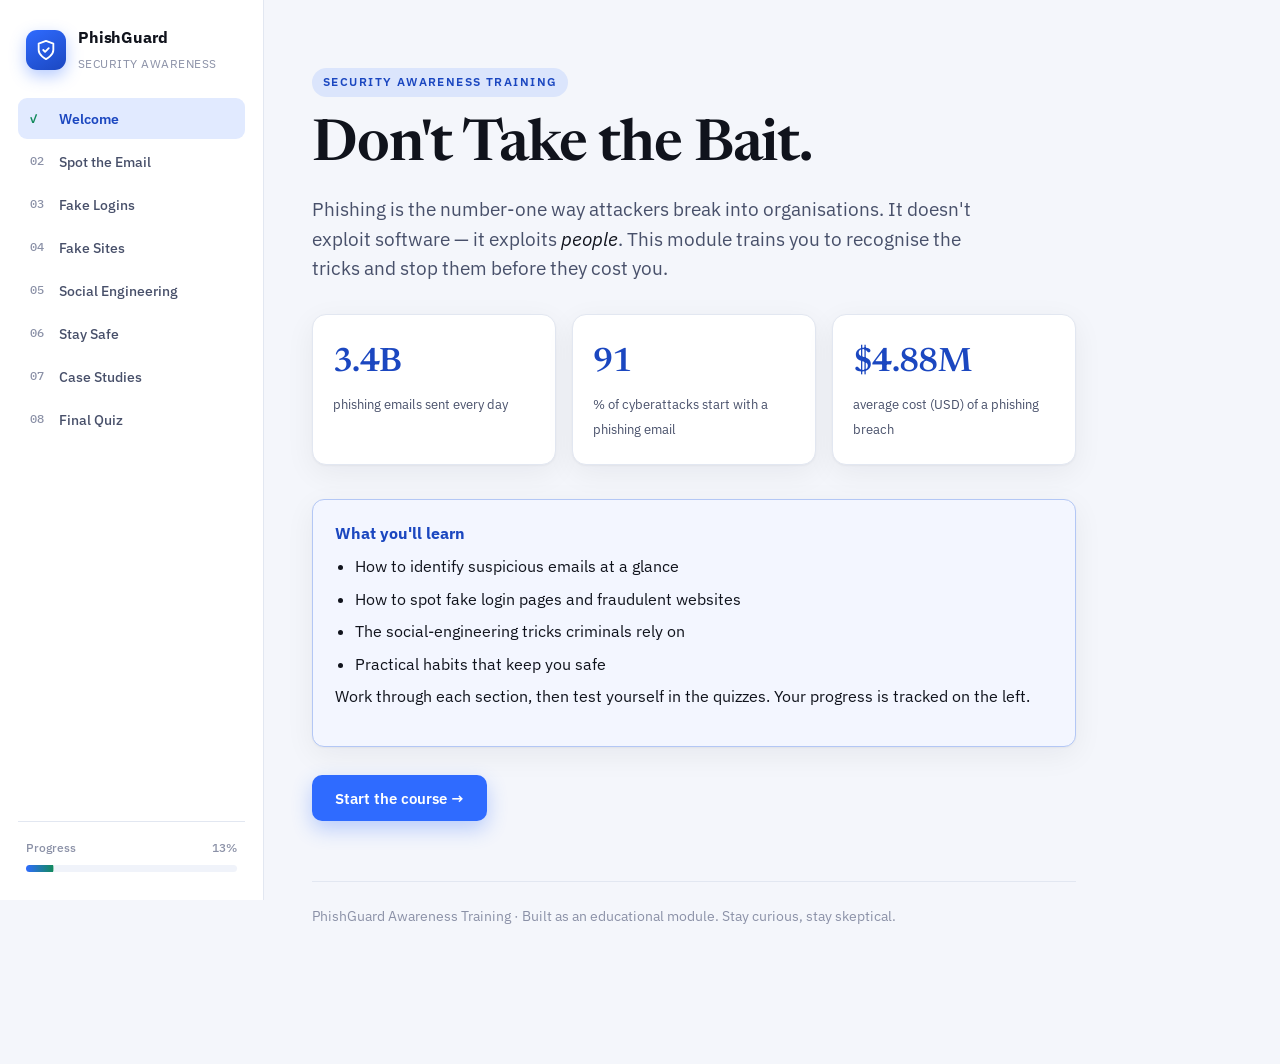
<file: phishing-awareness-program/index.html>
<!DOCTYPE html>
<html lang="en">
<head>
  <meta charset="UTF-8" />
  <meta name="viewport" content="width=device-width, initial-scale=1.0" />
  <title>Phishing Awareness Training</title>
  <meta name="description" content="An interactive training module that teaches how to spot and avoid phishing attacks." />
  <link rel="preconnect" href="https://fonts.googleapis.com" />
  <link rel="preconnect" href="https://fonts.gstatic.com" crossorigin />
  <link href="https://fonts.googleapis.com/css2?family=IBM+Plex+Sans:wght@400;500;600;700&family=IBM+Plex+Mono:wght@400;500;600&family=Newsreader:opsz,wght@6..72,500;6..72,600&display=swap" rel="stylesheet" />
  <link rel="stylesheet" href="css/styles.css" />
</head>
<body>
  <!-- ===================== SIDEBAR ===================== -->
  <aside class="sidebar" id="sidebar">
    <div class="brand">
      <span class="brand__mark" aria-hidden="true">
        <svg viewBox="0 0 24 24" width="22" height="22" fill="none" stroke="currentColor" stroke-width="2" stroke-linecap="round" stroke-linejoin="round">
          <path d="M12 22s8-4 8-10V5l-8-3-8 3v7c0 6 8 10 8 10z"/>
          <path d="m9 12 2 2 4-4"/>
        </svg>
      </span>
      <div>
        <strong>PhishGuard</strong>
        <small>Security Awareness</small>
      </div>
    </div>

    <nav class="nav" id="nav" aria-label="Course sections"></nav>

    <div class="sidebar__progress">
      <div class="progress-label">
        <span>Progress</span>
        <span id="progressPct">0%</span>
      </div>
      <div class="progress-track"><div class="progress-fill" id="progressFill"></div></div>
    </div>
  </aside>

  <button class="menu-toggle" id="menuToggle" aria-label="Toggle menu">☰</button>

  <!-- ===================== MAIN ===================== -->
  <main class="content" id="content">

    <!-- 1. WELCOME -->
    <section class="section" id="welcome" data-title="Welcome">
      <span class="eyebrow">Security Awareness Training</span>
      <h1>Don't Take the Bait.</h1>
      <p class="lead">
        Phishing is the number-one way attackers break into organisations. It doesn't
        exploit software — it exploits <em>people</em>. This module trains you to
        recognise the tricks and stop them before they cost you.
      </p>

      <div class="stat-grid">
        <div class="stat">
          <span class="stat__num" data-count="3400000000">0</span>
          <span class="stat__label">phishing emails sent every day</span>
        </div>
        <div class="stat">
          <span class="stat__num" data-count="91">0</span>
          <span class="stat__label">% of cyberattacks start with a phishing email</span>
        </div>
        <div class="stat">
          <span class="stat__num" data-count="4880000">0</span>
          <span class="stat__label">average cost (USD) of a phishing breach</span>
        </div>
      </div>

      <div class="callout callout--info">
        <strong>What you'll learn</strong>
        <ul>
          <li>How to identify suspicious emails at a glance</li>
          <li>How to spot fake login pages and fraudulent websites</li>
          <li>The social-engineering tricks criminals rely on</li>
          <li>Practical habits that keep you safe</li>
        </ul>
        <p>Work through each section, then test yourself in the quizzes. Your progress is tracked on the left.</p>
      </div>

      <button class="btn btn--primary" data-goto="email">Start the course →</button>
    </section>

    <!-- 2. SUSPICIOUS EMAILS -->
    <section class="section" id="email" data-title="Spot the Email">
      <span class="eyebrow">Your Inbox</span>
      <h2>Anatomy of a Phishing Email</h2>
      <p class="lead">Most phishing starts in your inbox. Click the <span class="hot-hint">glowing red flags</span> in the email below to learn what gives it away.</p>

      <div class="email-demo">
        <div class="email-demo__toolbar">
          <span class="dot dot--red"></span><span class="dot dot--amber"></span><span class="dot dot--green"></span>
          <span class="email-demo__title">Inbox — 1 new message</span>
        </div>
        <div class="email-demo__body">
          <div class="email-row">
            <span class="email-key">From:</span>
            <span class="email-val">
              PayPal Service
              <button class="flag" data-flag="sender">&lt;secure@paypa1-support.com&gt;</button>
            </span>
          </div>
          <div class="email-row">
            <span class="email-key">To:</span>
            <span class="email-val">
              <button class="flag" data-flag="recipient">undisclosed-recipients</button>
            </span>
          </div>
          <div class="email-row">
            <span class="email-key">Subject:</span>
            <span class="email-val">
              <button class="flag" data-flag="subject">⚠ URGENT: Your account has been LIMITED</button>
            </span>
          </div>
          <hr />
          <p><button class="flag" data-flag="greeting">Dear Valued Customer,</button></p>
          <p>
            We detected <button class="flag" data-flag="pretext">unusual activity</button> on your account.
            Your access has been temporarily limited. You must verify your identity
            <button class="flag" data-flag="urgency">within 24 hours</button> or your account will be permanently closed.
          </p>
          <p>
            <button class="flag flag--btn" data-flag="link">Verify My Account Now</button>
          </p>
          <p><button class="flag" data-flag="grammar">Failure to do so will results in permanent suspension of you're account.</button></p>
          <p>
            <button class="flag" data-flag="attachment">📎 Account_Statement.html (12 KB)</button>
          </p>
          <p class="email-signoff">Sincerely,<br />The PayPal Security Team</p>
        </div>
      </div>

      <div class="flag-tally">
        <span id="flagCount">0</span> of <span id="flagTotal">9</span> red flags found
      </div>

      <div class="callout callout--warn">
        <strong>The 9 universal red flags</strong>
        <ul class="checklist" id="flagChecklist"></ul>
      </div>
    </section>

    <!-- 3. FAKE LOGIN PAGES -->
    <section class="section" id="login" data-title="Fake Logins">
      <span class="eyebrow">Login Pages</span>
      <h2>Real Page or Fake Login?</h2>
      <p class="lead">A phishing link usually leads to a pixel-perfect copy of a login page. The design is fake-proof — but the <strong>address bar</strong> never lies. Inspect both:</p>

      <div class="compare">
        <div class="compare__card">
          <div class="browserbar browserbar--safe">
            <span class="lock">🔒</span>
            <span class="url"><b>https://</b>accounts.google.com/signin</span>
          </div>
          <div class="fakepage">
            <div class="fakepage__logo">G</div>
            <h4>Sign in</h4>
            <input type="text" placeholder="Email or phone" readonly />
            <button class="fakepage__btn">Next</button>
          </div>
          <div class="verdict verdict--safe">✓ Genuine — correct domain, valid certificate</div>
        </div>

        <div class="compare__card">
          <div class="browserbar browserbar--danger">
            <span class="lock">🔒</span>
            <span class="url"><b>https://</b>accounts.google.com<mark>.verify-login.ru</mark>/signin</span>
          </div>
          <div class="fakepage">
            <div class="fakepage__logo">G</div>
            <h4>Sign in</h4>
            <input type="text" placeholder="Email or phone" readonly />
            <button class="fakepage__btn">Next</button>
          </div>
          <div class="verdict verdict--danger">✗ Fake — the <em>real</em> domain is <code>verify-login.ru</code></div>
        </div>
      </div>

      <div class="callout callout--info">
        <strong>How to read a URL like a pro</strong>
        <p>Read the domain <b>right-to-left</b> from the first single slash. The true owner is the last two labels before that slash:</p>
        <p class="url-anatomy">
          https://accounts.google.com.<span class="url-real">verify-login.ru</span>/signin
        </p>
        <ul>
          <li>🔒 <strong>HTTPS / the padlock means nothing.</strong> Anyone can get a free certificate — it proves the connection is encrypted, not that the site is honest.</li>
          <li>Hover over links before clicking to preview the real destination.</li>
          <li>Type important addresses yourself or use a bookmark — never trust an emailed link.</li>
          <li>A password manager won't autofill on a look-alike domain. If it doesn't offer to fill, that's a warning.</li>
        </ul>
      </div>
    </section>

    <!-- 4. FRAUDULENT WEBSITES -->
    <section class="section" id="websites" data-title="Fake Sites">
      <span class="eyebrow">Fake Websites</span>
      <h2>Fraudulent Websites &amp; Look-alike Domains</h2>
      <p class="lead">Attackers register domains that <em>look</em> right at a glance. Can you tell the trap from the real thing?</p>

      <div class="domain-game" id="domainGame"></div>

      <div class="callout callout--warn">
        <strong>Common domain tricks</strong>
        <ul>
          <li><b>Typosquatting</b> — <code>arnazon.com</code>, <code>gooogle.com</code>, <code>micros0ft.com</code></li>
          <li><b>Homoglyphs</b> — swapping letters for look-alikes: <code>paypaI.com</code> (capital i), or Cyrillic characters that render identically to Latin ones.</li>
          <li><b>Subdomain deception</b> — <code>apple.com.secure-billing.net</code> (owner is <code>secure-billing.net</code>).</li>
          <li><b>Extra words &amp; hyphens</b> — <code>netflix-account-update.com</code>, <code>secure-paypal-login.com</code>.</li>
          <li><b>Wrong TLD</b> — <code>yourbank.co</code> instead of <code>.com</code>, or unusual endings like <code>.zip</code>, <code>.tk</code>.</li>
        </ul>
      </div>
    </section>

    <!-- 5. SOCIAL ENGINEERING -->
    <section class="section" id="social" data-title="Social Engineering">
      <span class="eyebrow">The Human Factor</span>
      <h2>The Psychology of the Con</h2>
      <p class="lead">Phishing works because it hijacks normal human instincts. These are the six levers criminals pull — click each to learn the play and the defence.</p>

      <div class="tactics" id="tactics"></div>

      <div class="callout callout--info">
        <strong>The golden rule</strong>
        <p>Any message that creates <em>pressure to act quickly</em> and <em>discourages you from checking</em> deserves suspicion — no matter who it appears to be from. Slow down. Verify through a channel you trust.</p>
      </div>
    </section>

    <!-- 6. SECURITY TIPS -->
    <section class="section" id="tips" data-title="Stay Safe">
      <span class="eyebrow">Daily Habits</span>
      <h2>Your Everyday Defence Kit</h2>
      <p class="lead">Simple habits that stop the vast majority of phishing. Tick them off as you commit to each.</p>

      <ul class="tips-list" id="tipsList"></ul>

      <div class="callout callout--danger">
        <strong>If you think you've been phished</strong>
        <ol>
          <li><b>Don't panic, act fast.</b> Disconnect from the network if malware may have run.</li>
          <li><b>Change your password</b> immediately — from a different, trusted device — and any account that shared it.</li>
          <li><b>Enable / re-check MFA</b> on the affected account.</li>
          <li><b>Report it</b> to your IT / security team right away. Reporting quickly limits the damage — you will not be blamed for reporting.</li>
          <li><b>Watch for follow-ups</b> — attackers often use one compromised account to target others.</li>
        </ol>
      </div>
    </section>

    <!-- 7. CASE STUDIES -->
    <section class="section" id="cases" data-title="Case Studies">
      <span class="eyebrow">Real Breaches</span>
      <h2>It Happens to Everyone</h2>
      <p class="lead">Real breaches that started with a single phishing message — including some of the biggest names in tech.</p>

      <div class="cases" id="cases"></div>
    </section>

    <!-- 8. QUIZ -->
    <section class="section" id="quiz" data-title="Final Quiz">
      <span class="eyebrow">Knowledge Check</span>
      <h2>Test Yourself</h2>
      <p class="lead">Ten questions covering everything above. You need <strong>8/10</strong> to pass. Good luck!</p>

      <div class="quiz" id="quiz"></div>
    </section>

    <footer class="footer">
      <p>PhishGuard Awareness Training · Built as an educational module. Stay curious, stay skeptical.</p>
    </footer>
  </main>

  <script src="js/content.js"></script>
  <script src="js/quiz.js"></script>
  <script src="js/app.js"></script>
</body>
</html>
</file>
<file: phishing-awareness-program/css/styles.css>
/* ============================================================
   PhishGuard — Phishing Awareness Training
   Vanilla CSS. Light + dark aware. Self-contained.
   ============================================================ */

:root {
  --bg: #f4f6fb;
  --surface: #ffffff;
  --surface-2: #f0f3fa;
  --ink: #10131c;
  --ink-soft: #48506a;
  --ink-faint: #8b91a7;
  --line: #e2e7f1;
  --brand: #2f6bff;
  --brand-ink: #1b47c0;
  --safe: #128a5b;
  --safe-bg: #e4f6ee;
  --warn: #b7791f;
  --warn-bg: #fdf3e2;
  --danger: #d63a4a;
  --danger-bg: #fdeaec;
  --shadow: 0 1px 2px rgba(16, 19, 28, .04), 0 8px 30px rgba(16, 19, 28, .06);
  --radius: 14px;
  --sidebar-w: 264px;
  --font-sans: "IBM Plex Sans", system-ui, sans-serif;
  --font-serif: "Newsreader", Georgia, serif;
  --font-mono: "IBM Plex Mono", ui-monospace, monospace;
}

@media (prefers-color-scheme: dark) {
  :root {
    --bg: #0b0e16;
    --surface: #141924;
    --surface-2: #1b2130;
    --ink: #eef1f8;
    --ink-soft: #aeb6cc;
    --ink-faint: #737b93;
    --line: #262d3d;
    --brand: #5b8bff;
    --brand-ink: #8fb0ff;
    --safe: #3ecf8e;
    --safe-bg: #10251d;
    --warn: #e0a94a;
    --warn-bg: #2a2114;
    --danger: #ff6b7a;
    --danger-bg: #2a1518;
    --shadow: 0 1px 2px rgba(0,0,0,.3), 0 12px 40px rgba(0,0,0,.35);
  }
}

* { box-sizing: border-box; }

html { scroll-behavior: smooth; }

body {
  margin: 0;
  font-family: var(--font-sans);
  background: var(--bg);
  color: var(--ink);
  line-height: 1.6;
  -webkit-font-smoothing: antialiased;
}

/* ---------- Sidebar ---------- */
.sidebar {
  position: fixed;
  inset: 0 auto 0 0;
  width: var(--sidebar-w);
  background: var(--surface);
  border-right: 1px solid var(--line);
  display: flex;
  flex-direction: column;
  padding: 24px 18px;
  z-index: 30;
  transition: transform .3s ease;
}

.brand {
  display: flex;
  align-items: center;
  gap: 12px;
  padding: 0 8px 22px;
}
.brand__mark {
  display: grid;
  place-items: center;
  width: 40px; height: 40px;
  border-radius: 11px;
  color: #fff;
  background: linear-gradient(150deg, var(--brand), var(--brand-ink));
  box-shadow: 0 6px 16px rgba(47, 107, 255, .35);
  flex: none;
}
.brand strong { display: block; font-size: 1.02rem; letter-spacing: -.01em; }
.brand small { color: var(--ink-faint); font-size: .74rem; letter-spacing: .04em; text-transform: uppercase; }

.nav { display: flex; flex-direction: column; gap: 2px; flex: 1; overflow-y: auto; }
.nav a {
  display: flex;
  align-items: center;
  gap: 11px;
  padding: 9px 12px;
  border-radius: 9px;
  color: var(--ink-soft);
  text-decoration: none;
  font-size: .9rem;
  font-weight: 500;
  transition: background .15s, color .15s;
}
.nav a:hover { background: var(--surface-2); color: var(--ink); }
.nav a.active { background: color-mix(in srgb, var(--brand) 14%, transparent); color: var(--brand-ink); font-weight: 600; }
.nav a .num {
  font-family: var(--font-mono);
  font-size: .72rem;
  color: var(--ink-faint);
  width: 18px; flex: none;
}
.nav a.active .num { color: var(--brand); }
.nav a.done .num::after { content: "✓"; color: var(--safe); }
.nav a.done .num span { display: none; }

.sidebar__progress { padding: 16px 8px 4px; border-top: 1px solid var(--line); margin-top: 12px; }
.progress-label { display: flex; justify-content: space-between; font-size: .76rem; color: var(--ink-faint); margin-bottom: 8px; font-weight: 500; }
.progress-track { height: 7px; background: var(--surface-2); border-radius: 99px; overflow: hidden; }
.progress-fill {
  height: 100%; width: 100%;
  transform: scaleX(0); transform-origin: left center;
  background: linear-gradient(90deg, var(--brand), var(--safe));
  border-radius: 99px;
  transition: transform .5s cubic-bezier(.4,0,.2,1);
}

.menu-toggle {
  position: fixed; top: 16px; left: 16px; z-index: 40;
  display: none;
  width: 44px; height: 44px;
  border: 1px solid var(--line);
  background: var(--surface);
  color: var(--ink);
  border-radius: 11px;
  font-size: 1.2rem;
  cursor: pointer;
  box-shadow: var(--shadow);
}

/* ---------- Content ---------- */
.content {
  margin-left: var(--sidebar-w);
  max-width: 860px;
  padding: 68px 48px 120px;
}

.section { display: none; animation: fade .4s ease; }
.section.active { display: block; }
@keyframes fade { from { opacity: 0; transform: translateY(8px); } to { opacity: 1; transform: none; } }

.eyebrow {
  display: inline-block;
  font-size: .74rem;
  font-weight: 600;
  letter-spacing: .12em;
  text-transform: uppercase;
  color: var(--brand-ink);
  background: color-mix(in srgb, var(--brand) 12%, transparent);
  padding: 5px 11px;
  border-radius: 99px;
  margin-bottom: 20px;
}

h1 {
  font-family: var(--font-serif);
  font-size: clamp(2.4rem, 6vw, 3.6rem);
  line-height: 1.04;
  letter-spacing: -.02em;
  margin: 0 0 18px;
  font-weight: 600;
}
h2 {
  font-family: var(--font-serif);
  font-size: clamp(1.8rem, 4vw, 2.5rem);
  line-height: 1.1;
  letter-spacing: -.015em;
  margin: 0 0 16px;
  font-weight: 600;
}
h3 { font-size: 1.25rem; margin: 0 0 10px; letter-spacing: -.01em; }
h4 { font-size: 1.02rem; margin: 0 0 8px; }

.lead { font-size: 1.16rem; color: var(--ink-soft); max-width: 62ch; margin: 0 0 30px; }
p { margin: 0 0 16px; }
em { font-style: italic; color: var(--ink); }
code {
  font-family: var(--font-mono);
  font-size: .86em;
  background: var(--surface-2);
  padding: 2px 6px;
  border-radius: 6px;
  color: var(--brand-ink);
}
mark { background: var(--danger-bg); color: var(--danger); padding: 0 3px; border-radius: 4px; font-weight: 600; }
.hot-hint { color: var(--danger); font-weight: 600; }

/* ---------- Buttons ---------- */
.btn {
  font-family: inherit;
  font-size: .95rem;
  font-weight: 600;
  padding: 12px 22px;
  border-radius: 10px;
  border: 1px solid transparent;
  cursor: pointer;
  transition: transform .12s, box-shadow .2s, background .2s;
}
.btn--primary { background: var(--brand); color: #fff; box-shadow: 0 8px 20px rgba(47,107,255,.3); }
.btn--primary:hover { transform: translateY(-2px); box-shadow: 0 12px 26px rgba(47,107,255,.42); }
.btn--ghost { background: var(--surface); border-color: var(--line); color: var(--ink); }
.btn--ghost:hover { background: var(--surface-2); }

/* ---------- Stats ---------- */
.stat-grid { display: grid; grid-template-columns: repeat(3, 1fr); gap: 16px; margin: 8px 0 34px; }
.stat {
  background: var(--surface);
  border: 1px solid var(--line);
  border-radius: var(--radius);
  padding: 22px 20px;
  box-shadow: var(--shadow);
}
.stat__num { display: block; font-family: var(--font-serif); font-size: 2.1rem; font-weight: 600; letter-spacing: -.02em; color: var(--brand-ink); }
.stat__label { font-size: .82rem; color: var(--ink-soft); line-height: 1.4; }

/* ---------- Callouts ---------- */
.callout {
  border: 1px solid var(--line);
  border-radius: 12px;
  padding: 20px 22px;
  margin: 28px 0;
  background: var(--surface);
  box-shadow: var(--shadow);
}
.callout strong { display: block; margin-bottom: 8px; font-size: 1.02rem; }
.callout ul, .callout ol { margin: 8px 0 0; padding-left: 20px; }
.callout li { margin-bottom: 7px; }
/* Colour-coded by tint + heading colour, no side-tab bar. */
.callout--info { background: color-mix(in srgb, var(--brand) 6%, var(--surface)); border-color: color-mix(in srgb, var(--brand) 26%, var(--line)); }
.callout--info strong { color: var(--brand-ink); }
.callout--warn { background: color-mix(in srgb, var(--warn-bg) 60%, var(--surface)); border-color: color-mix(in srgb, var(--warn) 28%, var(--line)); }
.callout--warn strong { color: var(--warn); }
.callout--danger { background: color-mix(in srgb, var(--danger-bg) 50%, var(--surface)); border-color: color-mix(in srgb, var(--danger) 30%, var(--line)); }
.callout--danger strong { color: var(--danger); }

.checklist { list-style: none; padding-left: 0 !important; }
.checklist li { padding-left: 26px; position: relative; }
.checklist li::before { content: "🚩"; position: absolute; left: 0; }

/* ---------- Email demo ---------- */
.email-demo {
  border: 1px solid var(--line);
  border-radius: var(--radius);
  overflow: hidden;
  box-shadow: var(--shadow);
  margin: 26px 0 12px;
  background: var(--surface);
}
.email-demo__toolbar {
  display: flex; align-items: center; gap: 7px;
  padding: 11px 16px;
  background: var(--surface-2);
  border-bottom: 1px solid var(--line);
}
.dot { width: 11px; height: 11px; border-radius: 50%; }
.dot--red { background: #ff5f57; } .dot--amber { background: #febc2e; } .dot--green { background: #28c840; }
.email-demo__title { margin-left: 10px; font-size: .82rem; color: var(--ink-faint); }
.email-demo__body { padding: 22px 24px; font-size: .95rem; }
.email-demo__body hr { border: none; border-top: 1px solid var(--line); margin: 14px 0; }
.email-row { display: flex; gap: 10px; margin-bottom: 6px; }
.email-key { color: var(--ink-faint); min-width: 62px; font-size: .85rem; padding-top: 2px; }
.email-signoff { color: var(--ink-soft); margin-top: 18px; }

.flag {
  font: inherit;
  border: none;
  background: color-mix(in srgb, var(--danger) 12%, transparent);
  color: inherit;
  cursor: pointer;
  border-radius: 5px;
  padding: 1px 5px;
  position: relative;
  box-shadow: 0 0 0 0 rgba(214,58,74,.5);
  animation: flagpulse 2.4s ease-in-out infinite;
  transition: background .2s;
}
.flag:hover { background: color-mix(in srgb, var(--danger) 24%, transparent); }
.flag.found { animation: none; background: var(--safe-bg); color: var(--safe); box-shadow: none; text-decoration: line-through; }
.flag--btn {
  display: inline-block;
  background: var(--brand);
  color: #fff;
  padding: 9px 18px;
  border-radius: 8px;
  animation: flagpulse 2.4s ease-in-out infinite;
}
.flag--btn.found { background: var(--safe-bg); color: var(--safe); }
@keyframes flagpulse {
  0%, 100% { box-shadow: 0 0 0 0 rgba(214,58,74,.45); }
  50% { box-shadow: 0 0 0 5px rgba(214,58,74,0); }
}
@media (prefers-reduced-motion: reduce) {
  .flag, .flag--btn { animation: none; }
  html { scroll-behavior: auto; }
}

.flag-tally {
  text-align: center;
  font-size: .9rem;
  color: var(--ink-soft);
  font-weight: 600;
  margin: 4px 0 10px;
}
.flag-tally span { color: var(--brand-ink); }

/* ---------- Compare (fake login) ---------- */
.compare { display: grid; grid-template-columns: 1fr 1fr; gap: 18px; margin: 26px 0; }
.compare__card { border: 1px solid var(--line); border-radius: var(--radius); overflow: hidden; background: var(--surface); box-shadow: var(--shadow); }
.browserbar {
  display: flex; align-items: center; gap: 8px;
  padding: 9px 12px;
  font-family: var(--font-mono);
  font-size: .78rem;
  border-bottom: 1px solid var(--line);
  overflow-x: auto;
  white-space: nowrap;
}
.browserbar .url b { color: var(--ink-faint); font-weight: 400; }
.browserbar--safe { background: var(--safe-bg); color: var(--safe); }
.browserbar--danger { background: var(--danger-bg); color: var(--danger); }
.browserbar mark { background: var(--danger); color: #fff; }
.fakepage { padding: 26px 22px; text-align: center; }
.fakepage__logo {
  width: 44px; height: 44px; margin: 0 auto 14px;
  display: grid; place-items: center;
  font-family: var(--font-serif); font-weight: 700; font-size: 1.5rem;
  color: #fff; background: #4285f4; border-radius: 50%;
}
.fakepage h4 { font-weight: 500; font-size: 1.3rem; margin-bottom: 18px; }
.fakepage input { width: 100%; padding: 11px 13px; border: 1px solid var(--line); border-radius: 8px; background: var(--surface-2); color: var(--ink); font: inherit; margin-bottom: 14px; }
.fakepage__btn { background: var(--brand); color: #fff; border: none; padding: 9px 22px; border-radius: 7px; font: inherit; font-weight: 600; float: right; }
.verdict { padding: 11px 16px; font-size: .84rem; font-weight: 600; border-top: 1px solid var(--line); clear: both; }
.verdict--safe { color: var(--safe); background: color-mix(in srgb, var(--safe-bg) 60%, var(--surface)); }
.verdict--danger { color: var(--danger); background: color-mix(in srgb, var(--danger-bg) 55%, var(--surface)); }

.url-anatomy { font-family: var(--font-mono); font-size: .92rem; word-break: break-all; background: var(--surface-2); padding: 12px 14px; border-radius: 8px; }
.url-real { background: var(--danger); color: #fff; padding: 1px 5px; border-radius: 4px; }

/* ---------- Domain game ---------- */
.domain-game { display: grid; grid-template-columns: repeat(auto-fill, minmax(230px, 1fr)); gap: 14px; margin: 26px 0; }
.domain-card {
  border: 1px solid var(--line); border-radius: 12px; padding: 18px; background: var(--surface);
  box-shadow: var(--shadow); text-align: center;
}
.domain-card__url { font-family: var(--font-mono); font-size: .96rem; margin-bottom: 14px; word-break: break-all; padding-top: 6px; }
.domain-card__q { font-size: .8rem; color: var(--ink-faint); margin-bottom: 12px; }
.domain-card__btns { display: flex; gap: 8px; justify-content: center; }
.domain-card__btns button { flex: 1; padding: 8px; border-radius: 8px; border: 1px solid var(--line); background: var(--surface-2); font: inherit; font-weight: 600; cursor: pointer; transition: .15s; }
.domain-card__btns button:hover { border-color: var(--brand); }
.domain-card.answered .domain-card__btns { display: none; }
.domain-card__reveal { display: none; font-size: .82rem; margin-top: 10px; padding-top: 12px; border-top: 1px solid var(--line); }
.domain-card.answered .domain-card__reveal { display: block; }
.domain-card.correct { border-color: var(--safe); }
.domain-card.wrong { border-color: var(--danger); }
.domain-card__reveal b.safe { color: var(--safe); }
.domain-card__reveal b.bad { color: var(--danger); }

/* ---------- Tactics ---------- */
.tactics { display: grid; grid-template-columns: repeat(2, 1fr); gap: 14px; margin: 26px 0; }
.tactic {
  border: 1px solid var(--line); border-radius: 12px; background: var(--surface); box-shadow: var(--shadow);
  padding: 20px; cursor: pointer; transition: .2s;
}
.tactic:hover { transform: translateY(-3px); border-color: var(--brand); }
.tactic__icon { font-size: 1.6rem; margin-bottom: 10px; display: block; }
.tactic h4 { margin-bottom: 6px; }
.tactic__play { color: var(--ink-soft); font-size: .9rem; margin-bottom: 0; }
.tactic__defence { display: none; margin-top: 12px; padding-top: 12px; border-top: 1px solid var(--line); font-size: .88rem; }
.tactic.open .tactic__defence { display: block; }
.tactic__defence strong { color: var(--safe); }

/* ---------- Tips ---------- */
.tips-list { list-style: none; padding: 0; margin: 26px 0; display: grid; gap: 10px; }
.tips-list li {
  display: flex; align-items: flex-start; gap: 13px;
  border: 1px solid var(--line); border-radius: 11px; background: var(--surface);
  padding: 15px 18px; box-shadow: var(--shadow); cursor: pointer; transition: .15s;
}
.tips-list li:hover { border-color: var(--brand); }
.tips-list .tick {
  width: 24px; height: 24px; flex: none; border-radius: 7px; border: 2px solid var(--line);
  display: grid; place-items: center; font-size: .8rem; color: transparent; transition: .15s; margin-top: 1px;
}
.tips-list li.checked .tick { background: var(--safe); border-color: var(--safe); color: #fff; }
.tips-list li.checked .tip-text strong { text-decoration: line-through; color: var(--ink-faint); }
.tip-text strong { display: block; font-size: .98rem; }
.tip-text span { font-size: .87rem; color: var(--ink-soft); }

/* ---------- Cases ---------- */
.cases { display: flex; flex-direction: column; gap: 16px; margin: 26px 0; }
.case {
  border: 1px solid var(--line); border-radius: var(--radius); background: var(--surface);
  box-shadow: var(--shadow); padding: 24px;
}
.case__head { display: flex; align-items: baseline; gap: 12px; flex-wrap: wrap; margin-bottom: 6px; }
.case__head h3 { margin: 0; }
.case__year { font-family: var(--font-mono); font-size: .8rem; color: var(--brand-ink); background: color-mix(in srgb, var(--brand) 12%, transparent); padding: 2px 9px; border-radius: 99px; }
.case__loss { margin-left: auto; font-weight: 700; color: var(--danger); font-size: .9rem; }
.case__tag { font-size: .76rem; color: var(--ink-faint); text-transform: uppercase; letter-spacing: .05em; margin-bottom: 12px; }
.case p { margin-bottom: 12px; }
.case__lesson { background: var(--safe-bg); color: var(--safe); border-radius: 9px; padding: 11px 15px; font-size: .88rem; }
.case__lesson strong { color: var(--safe); }

/* ---------- Quiz ---------- */
.quiz { margin: 26px 0; }
.q-card {
  border: 1px solid var(--line); border-radius: var(--radius); background: var(--surface);
  box-shadow: var(--shadow); padding: 22px 24px; margin-bottom: 16px;
}
.q-card__num { font-family: var(--font-mono); font-size: .78rem; color: var(--brand-ink); }
.q-card__q { font-weight: 600; font-size: 1.06rem; margin: 6px 0 16px; }
.q-opts { display: grid; gap: 9px; }
.q-opt {
  display: flex; align-items: center; gap: 11px;
  border: 1px solid var(--line); border-radius: 10px; padding: 12px 15px;
  cursor: pointer; font-size: .94rem; transition: .15s; background: var(--surface);
}
.q-opt:hover { border-color: var(--brand); background: var(--surface-2); }
.q-opt .mark { width: 20px; flex: none; font-weight: 700; }
.q-card.locked .q-opt { cursor: default; }
.q-opt.correct { border-color: var(--safe); background: var(--safe-bg); color: var(--safe); }
.q-opt.wrong { border-color: var(--danger); background: var(--danger-bg); color: var(--danger); }
.q-explain {
  display: none; margin-top: 14px; padding: 12px 15px; border-radius: 9px;
  background: var(--surface-2); font-size: .88rem; color: var(--ink-soft);
  border: 1px solid var(--line);
}
.q-explain b { color: var(--brand-ink); }
.q-card.locked .q-explain { display: block; }

.quiz__actions { display: flex; gap: 12px; align-items: center; margin-top: 8px; flex-wrap: wrap; }
.quiz__score {
  display: none; margin-top: 20px; text-align: center;
  border: 1px solid var(--line); border-radius: var(--radius); padding: 30px;
  background: var(--surface); box-shadow: var(--shadow);
}
.quiz__score.show { display: block; animation: fade .4s ease; }
.quiz__score-num { font-family: var(--font-serif); font-size: 3.4rem; font-weight: 600; letter-spacing: -.02em; }
.quiz__score.pass .quiz__score-num { color: var(--safe); }
.quiz__score.fail .quiz__score-num { color: var(--danger); }
.quiz__score-msg { font-size: 1.1rem; color: var(--ink-soft); margin: 6px 0 20px; }

/* ---------- Footer ---------- */
.footer { margin-top: 60px; padding-top: 24px; border-top: 1px solid var(--line); color: var(--ink-faint); font-size: .85rem; }

/* ---------- Responsive ---------- */
@media (max-width: 900px) {
  .sidebar { transform: translateX(-100%); box-shadow: var(--shadow); }
  .sidebar.open { transform: none; }
  .menu-toggle { display: block; }
  .content { margin-left: 0; padding: 80px 22px 100px; }
  .stat-grid, .compare, .tactics { grid-template-columns: 1fr; }
}
</file>
